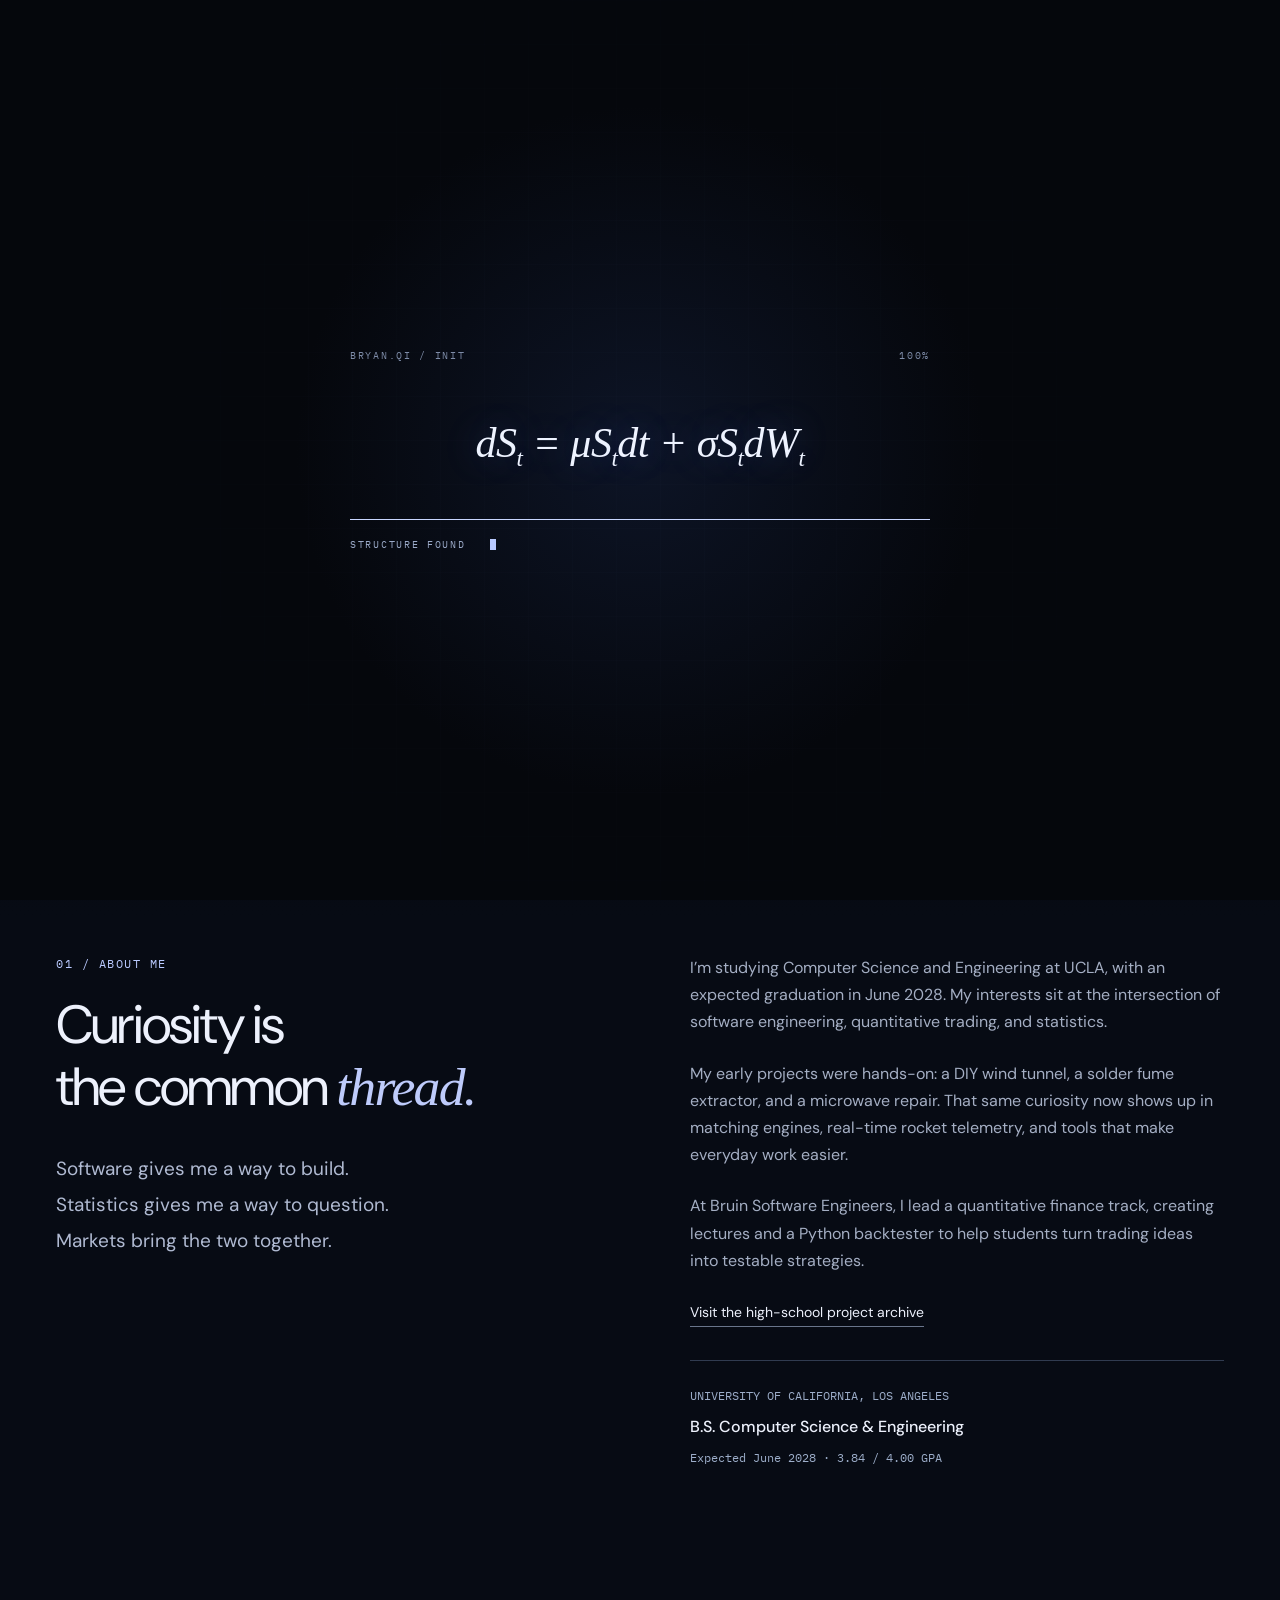
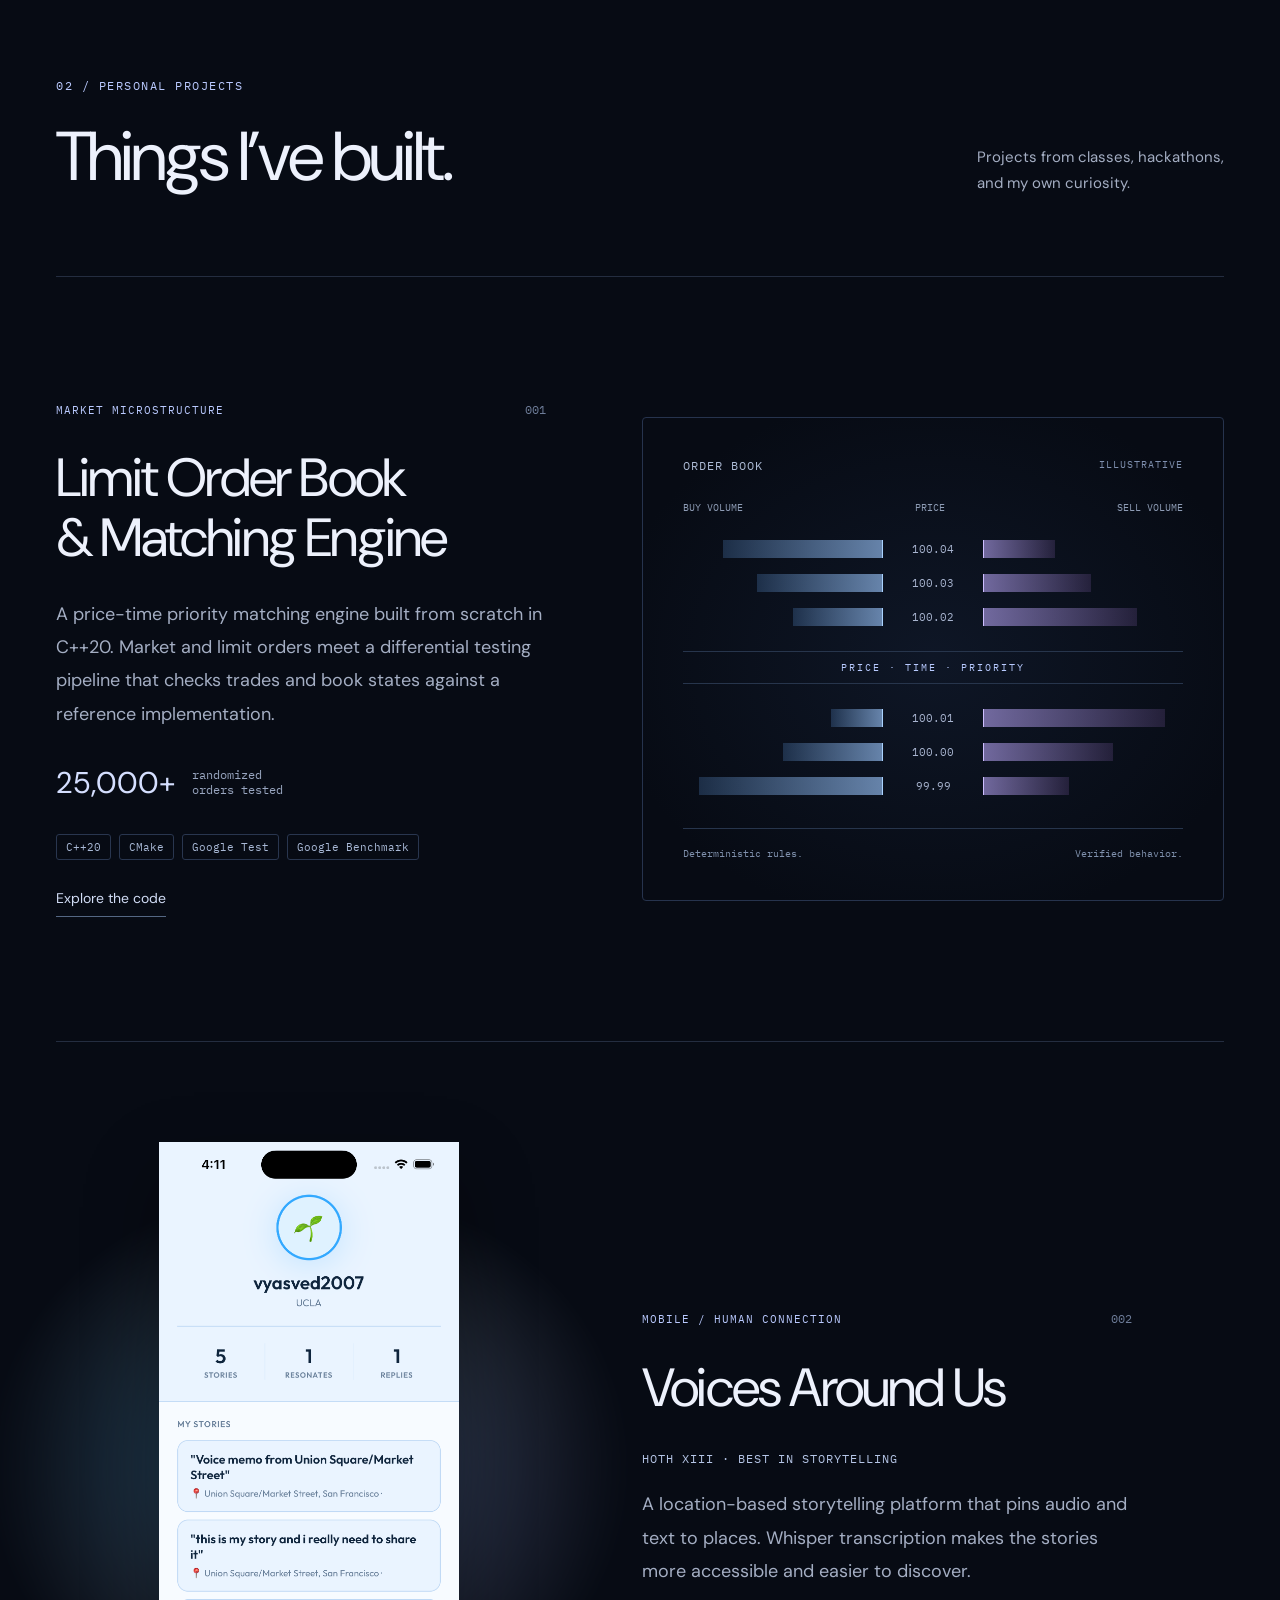
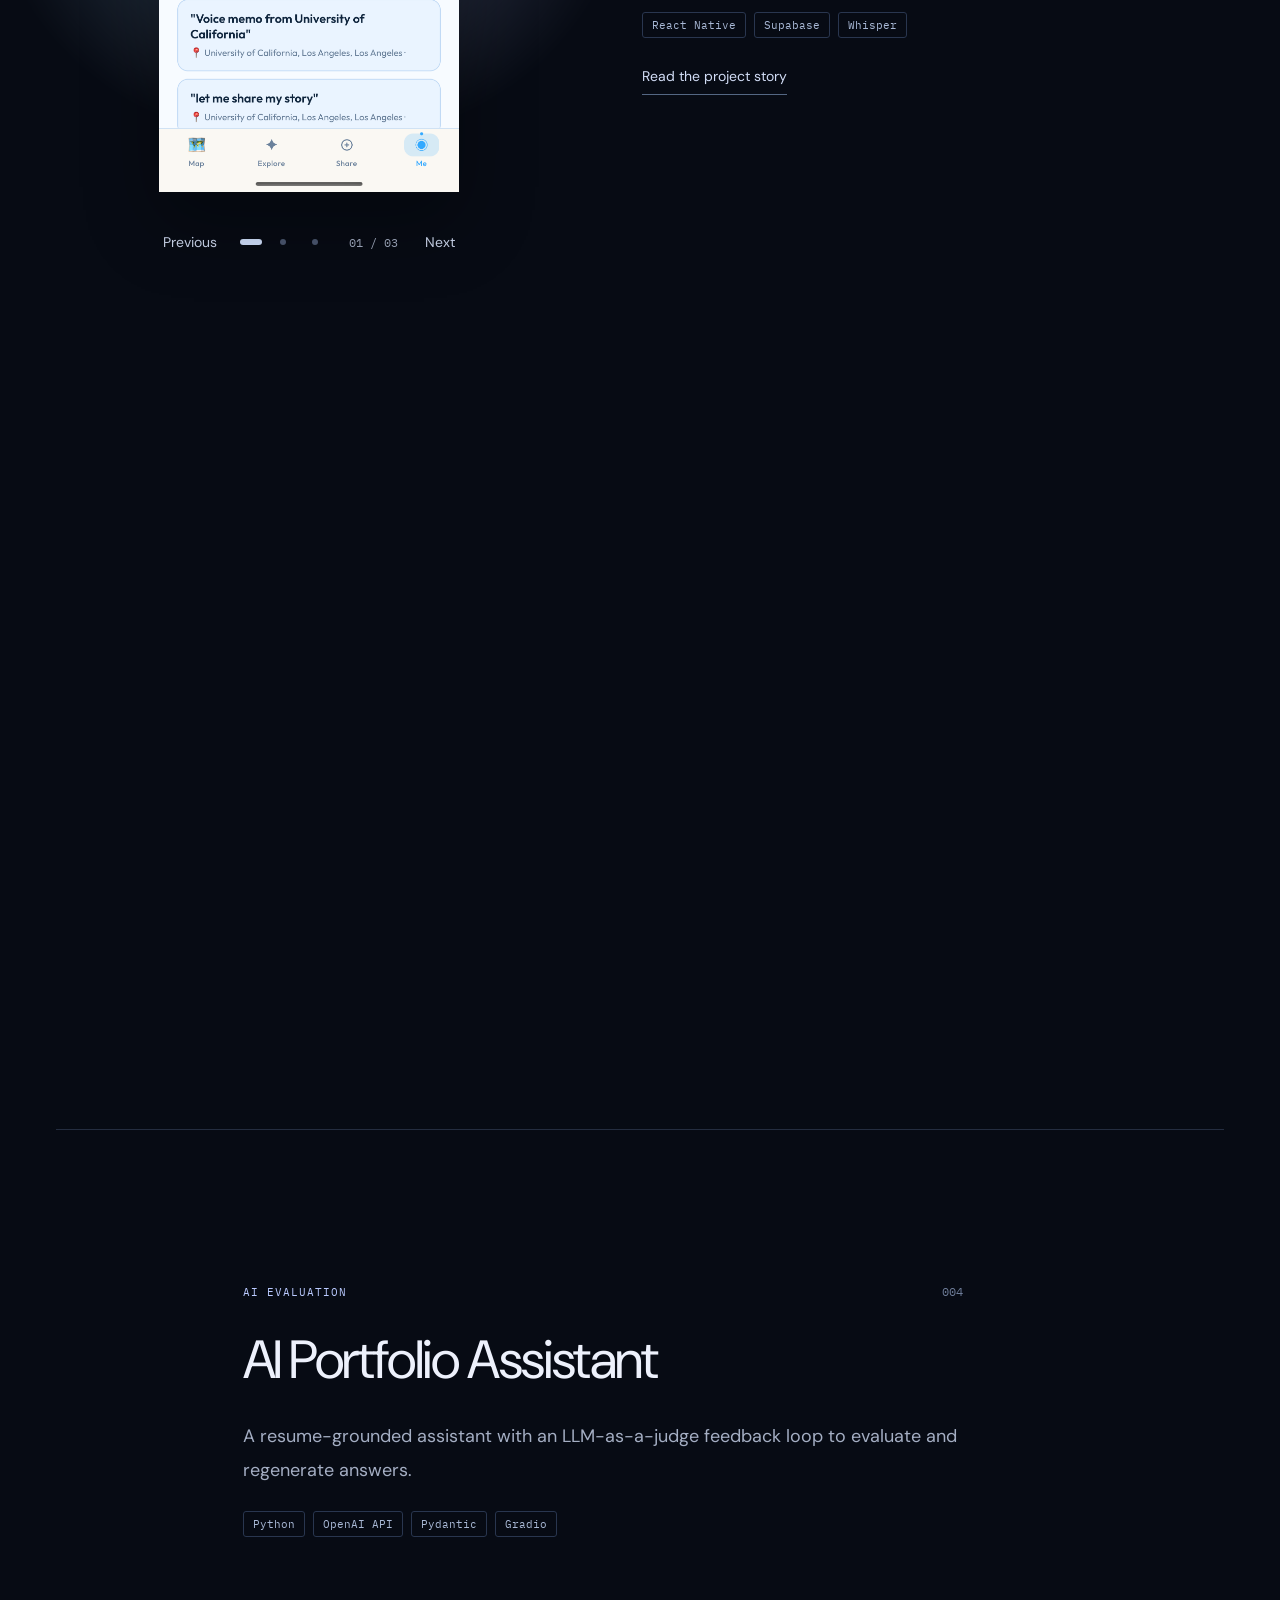
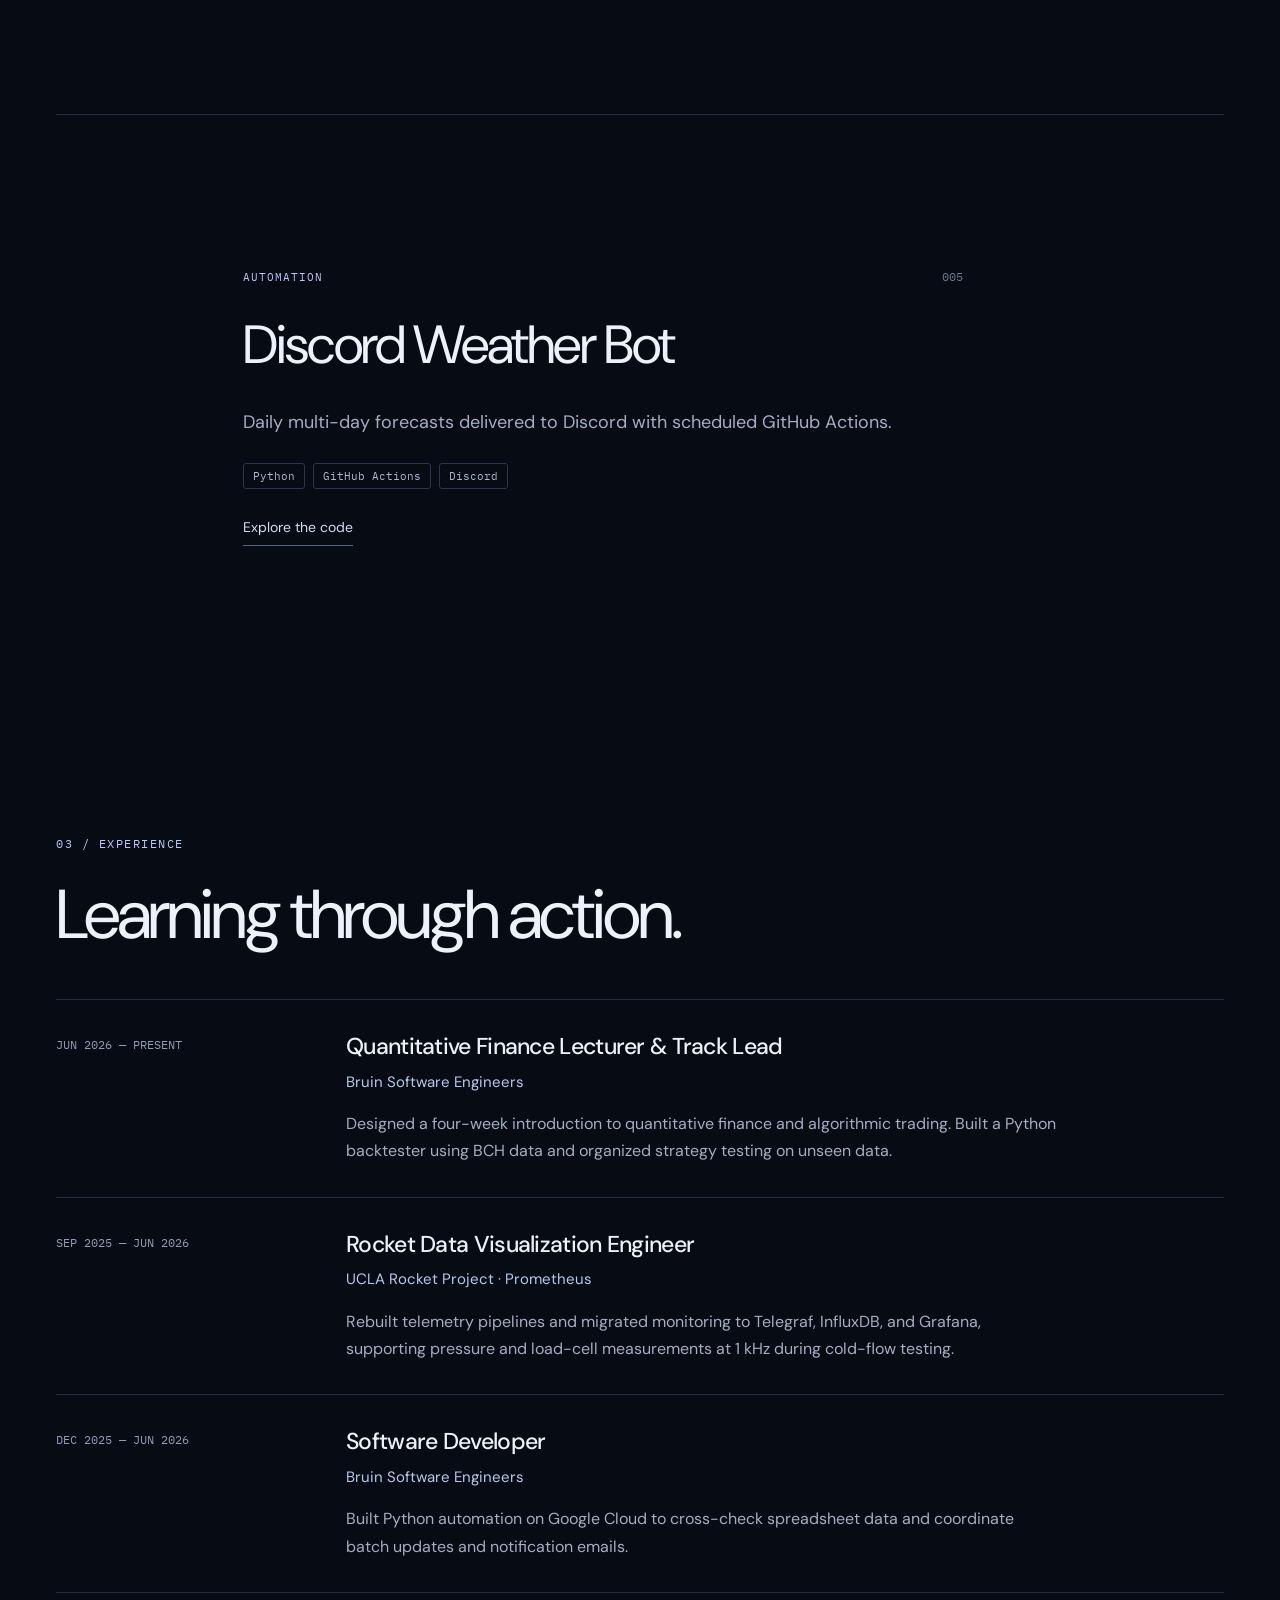
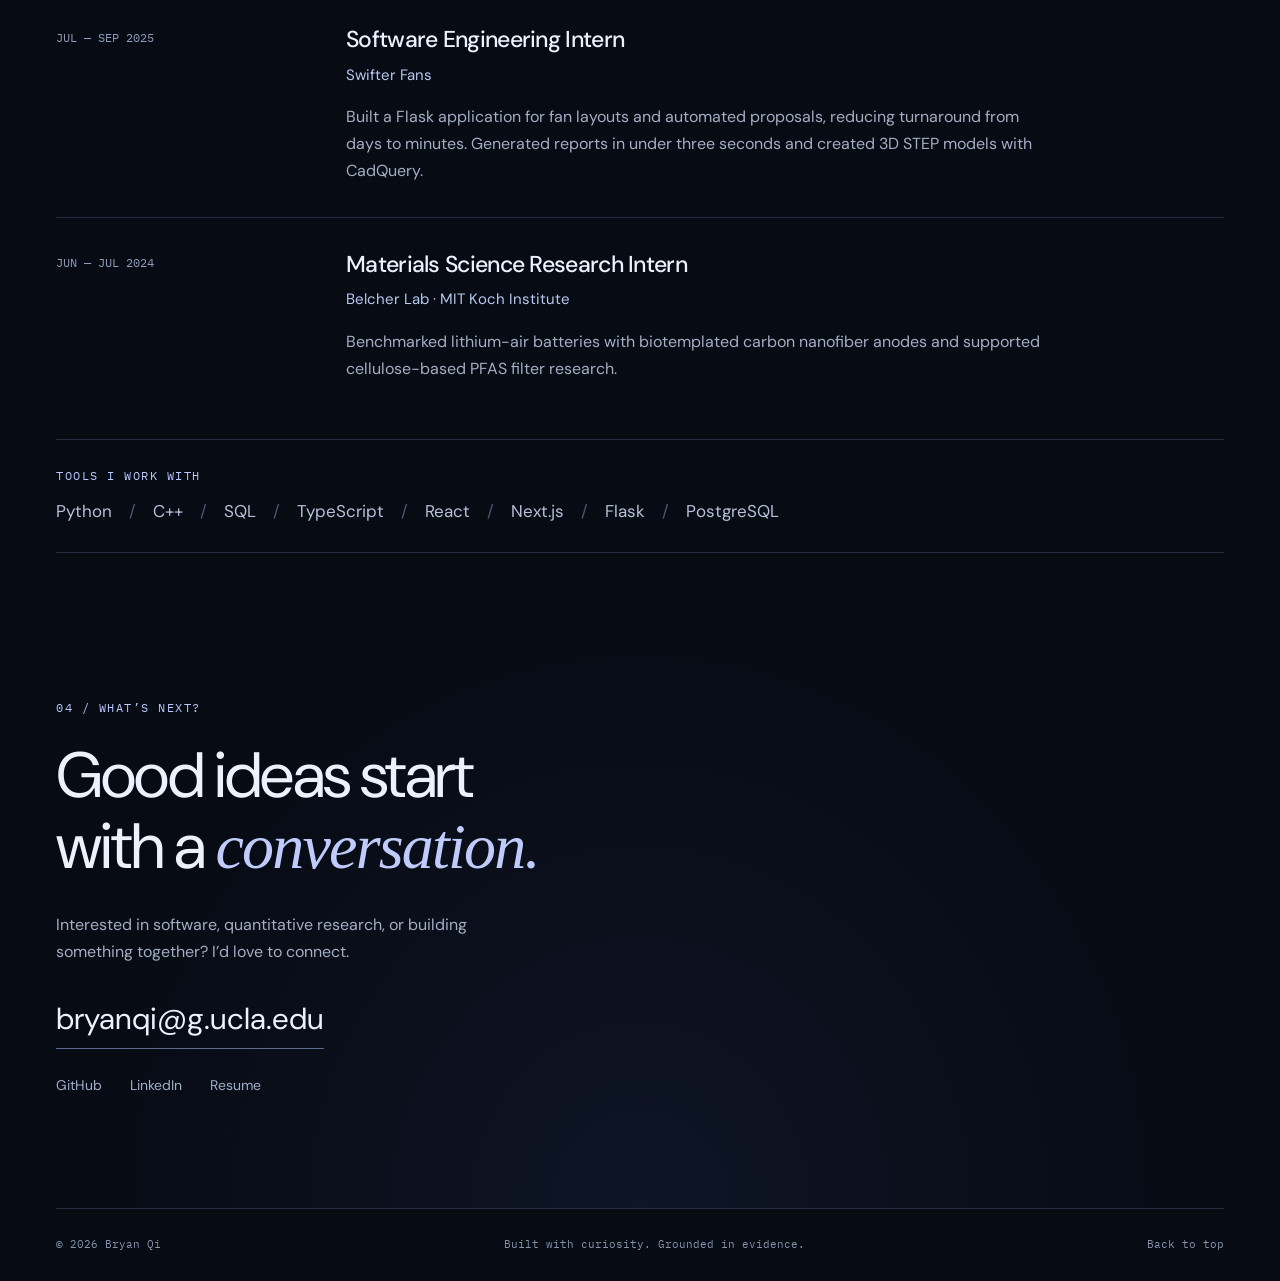
<file: index.html>
<!doctype html>
<html lang="en"><head><meta charset="utf-8"><meta name="viewport" content="width=device-width,initial-scale=1"><title>Bryan Qi — Software, Markets & Statistics</title><meta name="description" content="Bryan Qi is a UCLA Computer Science and Engineering student exploring software engineering, quantitative trading, and statistics. Explore his projects and experience."><meta name="theme-color" content="#070b14"><link rel="icon" type="image/svg+xml" href="data:image/svg+xml,%3Csvg xmlns='http://www.w3.org/2000/svg' viewBox='0 0 32 32'%3E%3Crect width='32' height='32' rx='8' fill='%23070b14'/%3E%3Cpath d='M7 23V9h8a4 4 0 010 8H7m8 0a3 3 0 010 6H7M23 9v14' fill='none' stroke='%23b8caff' stroke-width='2'/%3E%3C/svg%3E"><link rel="stylesheet" href="style.css"><script src="script.js" defer></script></head>
<body class="is-loading"><div class="loader" id="loader" role="status" aria-live="polite"><div class="loader-grid" aria-hidden="true"></div><div class="loader-console"><div class="loader-line"><span>BRYAN.QI / INIT</span><span id="loader-percent">000%</span></div><div class="loader-equation" aria-label="A stochastic price process">dS<sub>t</sub> = μS<sub>t</sub>dt + σS<sub>t</sub>dW<sub>t</sub></div><div class="loader-track"><i id="loader-progress"></i></div><div class="loader-status"><span id="loader-copy">BOOTSTRAPPING 10,000 PATHS</span><span class="loader-cursor" aria-hidden="true"></span></div></div></div><a class="skip" href="#main">Skip to content</a><header class="nav wrap"><a class="wordmark" href="#">bq<span> / Bryan Qi</span></a><nav aria-label="Main navigation"><a href="#about">About</a><a href="#work">Projects</a><a href="#experience">Experience</a><a href="#contact">Contact</a></nav><a class="resume" href="Bryan-Qi-Resume.pdf" target="_blank" rel="noopener">Resume <span>PDF</span></a></header>
<a class="portfolio-switch" href="recruiters.html">Quick overview</a><main id="main"><section class="hero wrap"><div class="hero-copy"><p class="hero-kicker">SOFTWARE × MARKETS × STATISTICS</p><h1>Finding structure<br><em>in the noise.</em></h1></div><figure class="field"><canvas id="field" aria-label="Interactive synthetic volatility surface with flowing paths. Move your pointer to tilt and deform the structure." role="img"></canvas><div class="field-top"><span>σ(S,t) / LATENT SURFACE</span><span>ℝ² → ℝ</span></div><figcaption><span>MOVE TO DEFORM</span><button id="motion" type="button" aria-pressed="false">Pause motion</button></figcaption></figure><a class="hero-scroll" href="#about" aria-label="Scroll to learn about Bryan"><span>SCROLL</span><i aria-hidden="true"></i></a></section>
<section class="section about" id="about"><div class="wrap about-grid"><div><p class="eyebrow">01 / ABOUT ME</p><h2>Curiosity is<br>the common <em>thread.</em></h2><p class="about-lead">Software gives me a way to build.<br>Statistics gives me a way to question.<br>Markets bring the two together.</p></div><div class="about-body"><p>I’m studying Computer Science and Engineering at UCLA, with an expected graduation in June 2028. My interests sit at the intersection of software engineering, quantitative trading, and statistics.</p><p>My early projects were hands-on: a DIY wind tunnel, a solder fume extractor, and a microwave repair. That same curiosity now shows up in matching engines, real-time rocket telemetry, and tools that make everyday work easier.</p><p>At Bruin Software Engineers, I lead a quantitative finance track, creating lectures and a Python backtester to help students turn trading ideas into testable strategies.</p><a class="text-link" href="https://bryansprojects.wordpress.com/project-dashboard/" target="_blank" rel="noopener">Visit the high-school project archive</a><div class="education"><span>UNIVERSITY OF CALIFORNIA, LOS ANGELES</span><strong>B.S. Computer Science &amp; Engineering</strong><span>Expected June 2028 · 3.84 / 4.00 GPA</span></div></div></div></section>
<section class="section wrap" id="work"><div class="section-heading"><div><p class="eyebrow">02 / PERSONAL PROJECTS</p><h2>Things I’ve built.</h2></div><p>Projects from classes, hackathons,<br>and my own curiosity.</p></div><article class="project featured"><div class="project-copy"><div class="project-top"><span class="eyebrow">MARKET MICROSTRUCTURE</span><span class="index">001</span></div><h3>Limit Order Book<br>&amp; Matching Engine</h3><p>A price-time priority matching engine built from scratch in C++20. Market and limit orders meet a differential testing pipeline that checks trades and book states against a reference implementation.</p><div class="metric"><strong>25,000+</strong><span>randomized orders tested</span></div><div class="tags"><span>C++20</span><span>CMake</span><span>Google Test</span><span>Google Benchmark</span></div><a class="project-link" href="https://github.com/Bobydong/MatchingEngine" target="_blank" rel="noopener">Explore the code</a></div><div class="book" aria-label="Illustrative order book diagram, not live market data"><div class="book-title"><span>ORDER BOOK</span><span>ILLUSTRATIVE</span></div><div class="book-head"><span>BUY VOLUME</span><span>PRICE</span><span>SELL VOLUME</span></div><div class="book-row"><i style="--w:80%"></i><span>100.04</span><b style="--w:36%"></b></div><div class="book-row"><i style="--w:63%"></i><span>100.03</span><b style="--w:54%"></b></div><div class="book-row"><i style="--w:45%"></i><span>100.02</span><b style="--w:77%"></b></div><div class="book-mid">PRICE · TIME · PRIORITY</div><div class="book-row"><i style="--w:26%"></i><span>100.01</span><b style="--w:91%"></b></div><div class="book-row"><i style="--w:50%"></i><span>100.00</span><b style="--w:65%"></b></div><div class="book-row"><i style="--w:92%"></i><span>99.99</span><b style="--w:43%"></b></div><div class="book-foot"><span>Deterministic rules.</span><span>Verified behavior.</span></div></div></article>
<article class="project project-chapter with-image image-first"><div class="project-copy"><div class="project-top"><span class="eyebrow">MOBILE / HUMAN CONNECTION</span><span class="index">002</span></div><h3>Voices Around Us</h3><p class="award">HOTH XIII · BEST IN STORYTELLING</p><p>A location-based storytelling platform that pins audio and text to places. Whisper transcription makes the stories more accessible and easier to discover.</p><div class="tags"><span>React Native</span><span>Supabase</span><span>Whisper</span></div><a class="project-link" href="https://devpost.com/software/voices-around-us" target="_blank" rel="noopener">Read the project story</a></div><figure class="project-shot phone-shot gallery" role="region" aria-roledescription="carousel" aria-label="Voices Around Us screenshots" style="--shot:url('assets/voices-story.png')"><div class="gallery-glow" aria-hidden="true"></div><div class="gallery-stage" tabindex="0" aria-label="Voices Around Us screenshots. Use left and right keys to browse."><div class="gallery-slide" role="group" aria-roledescription="slide" aria-label="1 of 3"><img loading="lazy" src="assets/voices-story.png" alt="Voices Around Us profile and story list"></div><div class="gallery-slide" hidden role="group" aria-roledescription="slide" aria-label="2 of 3"><img loading="lazy" src="assets/voices-map.png" alt="Voices Around Us story and replies"></div><div class="gallery-slide" hidden role="group" aria-roledescription="slide" aria-label="3 of 3"><img loading="lazy" src="assets/voices-detail.png" alt="Voices Around Us place-based story detail"></div></div><figcaption class="gallery-controls"><button type="button" data-step="-1" aria-label="Previous Voices Around Us screenshot">Previous</button><div class="gallery-dots"><button type="button" data-slide="0" aria-label="Show Voices Around Us screenshot 1" aria-pressed="true"><span></span></button><button type="button" data-slide="1" aria-label="Show Voices Around Us screenshot 2" aria-pressed="false"><span></span></button><button type="button" data-slide="2" aria-label="Show Voices Around Us screenshot 3" aria-pressed="false"><span></span></button></div><span class="gallery-count" aria-live="polite">01 / 03</span><button type="button" data-step="1" aria-label="Next Voices Around Us screenshot">Next</button></figcaption></figure></article>
<article class="project project-chapter with-image "><div class="project-copy"><div class="project-top"><span class="eyebrow">APPLIED AI / PRODUCT ENGINEERING</span><span class="index">003</span></div><h3>SecondLook</h3><p class="award">BUILT IN 24 HOURS</p><p>An AI recruiter-triage platform with applicant ranking and per-candidate explanations. Informed by a recruiter interview and pitched to Google engineers.</p><div class="tags"><span>Next.js</span><span>Gemini</span><span>Supabase</span></div><a class="project-link" href="https://devpost.com/software/second-look-7rp3kl" target="_blank" rel="noopener">Read the project story</a></div><figure class="project-shot desktop-shot gallery" role="region" aria-roledescription="carousel" aria-label="SecondLook screenshots" style="--shot:url('assets/secondlook-dashboard.png')"><div class="gallery-glow" aria-hidden="true"></div><div class="gallery-stage" tabindex="0" aria-label="SecondLook screenshots. Use left and right keys to browse."><div class="gallery-slide" role="group" aria-roledescription="slide" aria-label="1 of 3"><img loading="lazy" src="assets/secondlook-dashboard.png" alt="SecondLook recruiting dashboard and open roles"></div><div class="gallery-slide" hidden role="group" aria-roledescription="slide" aria-label="2 of 3"><img loading="lazy" src="assets/secondlook-ranking.png" alt="SecondLook applicant rankings and match scores"></div><div class="gallery-slide" hidden role="group" aria-roledescription="slide" aria-label="3 of 3"><img loading="lazy" src="assets/secondlook-candidate.png" alt="SecondLook landing page"></div></div><figcaption class="gallery-controls"><button type="button" data-step="-1" aria-label="Previous SecondLook screenshot">Previous</button><div class="gallery-dots"><button type="button" data-slide="0" aria-label="Show SecondLook screenshot 1" aria-pressed="true"><span></span></button><button type="button" data-slide="1" aria-label="Show SecondLook screenshot 2" aria-pressed="false"><span></span></button><button type="button" data-slide="2" aria-label="Show SecondLook screenshot 3" aria-pressed="false"><span></span></button></div><span class="gallery-count" aria-live="polite">01 / 03</span><button type="button" data-step="1" aria-label="Next SecondLook screenshot">Next</button></figcaption></figure></article>
<article class="project project-chapter text-project "><div class="project-copy"><div class="project-top"><span class="eyebrow">AI EVALUATION</span><span class="index">004</span></div><h3>AI Portfolio Assistant</h3><p>A resume-grounded assistant with an LLM-as-a-judge feedback loop to evaluate and regenerate answers.</p><div class="tags"><span>Python</span><span>OpenAI API</span><span>Pydantic</span><span>Gradio</span></div></div></article>
<article class="project project-chapter text-project "><div class="project-copy"><div class="project-top"><span class="eyebrow">AUTOMATION</span><span class="index">005</span></div><h3>Discord Weather Bot</h3><p>Daily multi-day forecasts delivered to Discord with scheduled GitHub Actions.</p><div class="tags"><span>Python</span><span>GitHub Actions</span><span>Discord</span></div><a class="project-link" href="https://github.com/Bobydong/DiscordWeatherBot/tree/main" target="_blank" rel="noopener">Explore the code</a></div></article></section>
<section class="section wrap" id="experience"><div class="section-heading"><div><p class="eyebrow">03 / EXPERIENCE</p><h2>Learning through action.</h2></div></div><div class="timeline"><article><div class="when">JUN 2026 — PRESENT</div><div><h3>Quantitative Finance Lecturer &amp; Track Lead</h3><span class="org">Bruin Software Engineers</span><p>Designed a four-week introduction to quantitative finance and algorithmic trading. Built a Python backtester using BCH data and organized strategy testing on unseen data.</p></div></article><article><div class="when">SEP 2025 — JUN 2026</div><div><h3>Rocket Data Visualization Engineer</h3><span class="org">UCLA Rocket Project · Prometheus</span><p>Rebuilt telemetry pipelines and migrated monitoring to Telegraf, InfluxDB, and Grafana, supporting pressure and load-cell measurements at 1 kHz during cold-flow testing.</p></div></article><article><div class="when">DEC 2025 — JUN 2026</div><div><h3>Software Developer</h3><span class="org">Bruin Software Engineers</span><p>Built Python automation on Google Cloud to cross-check spreadsheet data and coordinate batch updates and notification emails.</p></div></article><article><div class="when">JUL — SEP 2025</div><div><h3>Software Engineering Intern</h3><span class="org">Swifter Fans</span><p>Built a Flask application for fan layouts and automated proposals, reducing turnaround from days to minutes. Generated reports in under three seconds and created 3D STEP models with CadQuery.</p></div></article><article><div class="when">JUN — JUL 2024</div><div><h3>Materials Science Research Intern</h3><span class="org">Belcher Lab · MIT Koch Institute</span><p>Benchmarked lithium-air batteries with biotemplated carbon nanofiber anodes and supported cellulose-based PFAS filter research.</p></div></article></div><div class="toolkit"><p class="eyebrow">TOOLS I WORK WITH</p><p>Python <span>/</span> C++ <span>/</span> SQL <span>/</span> TypeScript <span>/</span> React <span>/</span> Next.js <span>/</span> Flask <span>/</span> PostgreSQL</p></div></section>
<section class="contact wrap" id="contact"><p class="eyebrow">04 / WHAT’S NEXT?</p><h2>Good ideas start<br>with a <em>conversation.</em></h2><p>Interested in software, quantitative research, or building something together? I’d love to connect.</p><a class="email" href="mailto:bryanqi@g.ucla.edu">bryanqi@g.ucla.edu</a><div class="contact-links"><a href="https://github.com/Bobydong" target="_blank" rel="noopener">GitHub</a><a href="https://www.linkedin.com/in/bryan-qi2/" target="_blank" rel="noopener">LinkedIn</a><a href="Bryan-Qi-Resume.pdf" target="_blank" rel="noopener">Resume</a></div></section></main><footer class="wrap"><span>© 2026 Bryan Qi</span><span>Built with curiosity. Grounded in evidence.</span><a href="#">Back to top</a></footer></body></html>
</file>
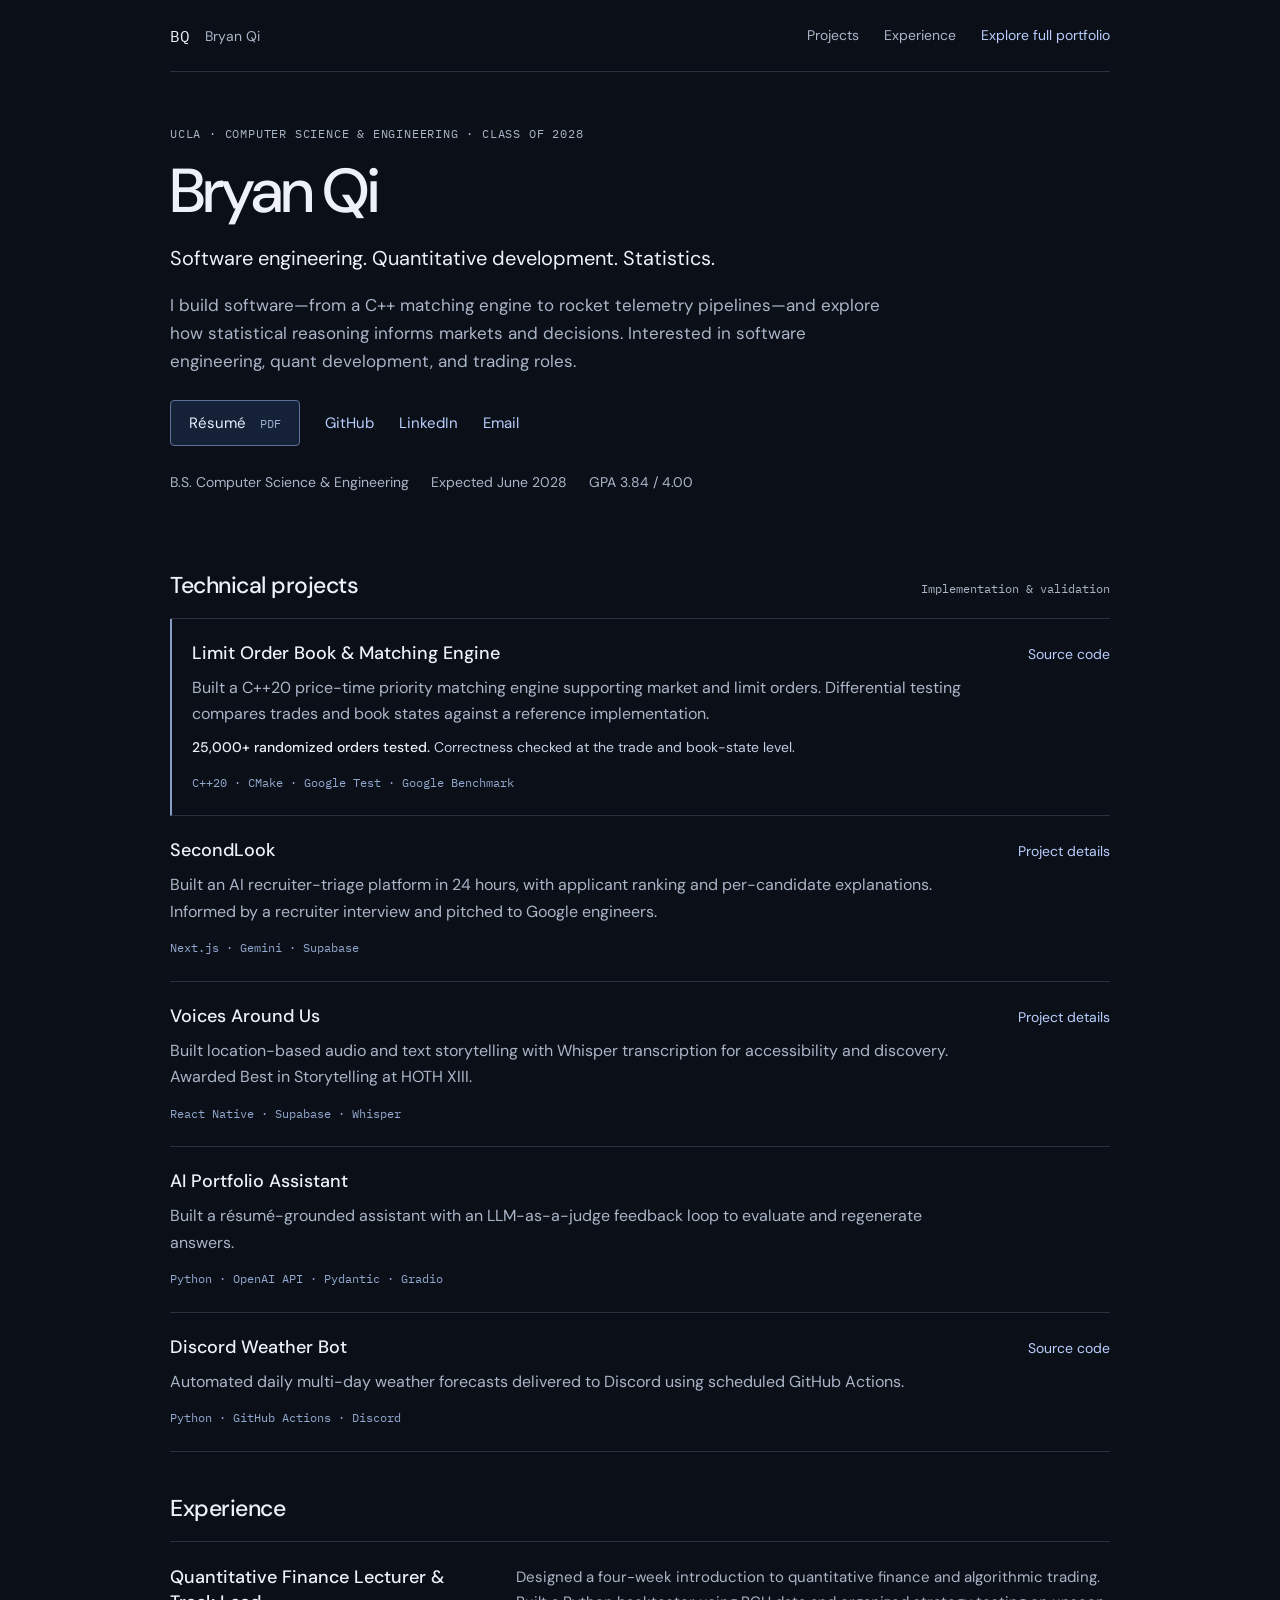
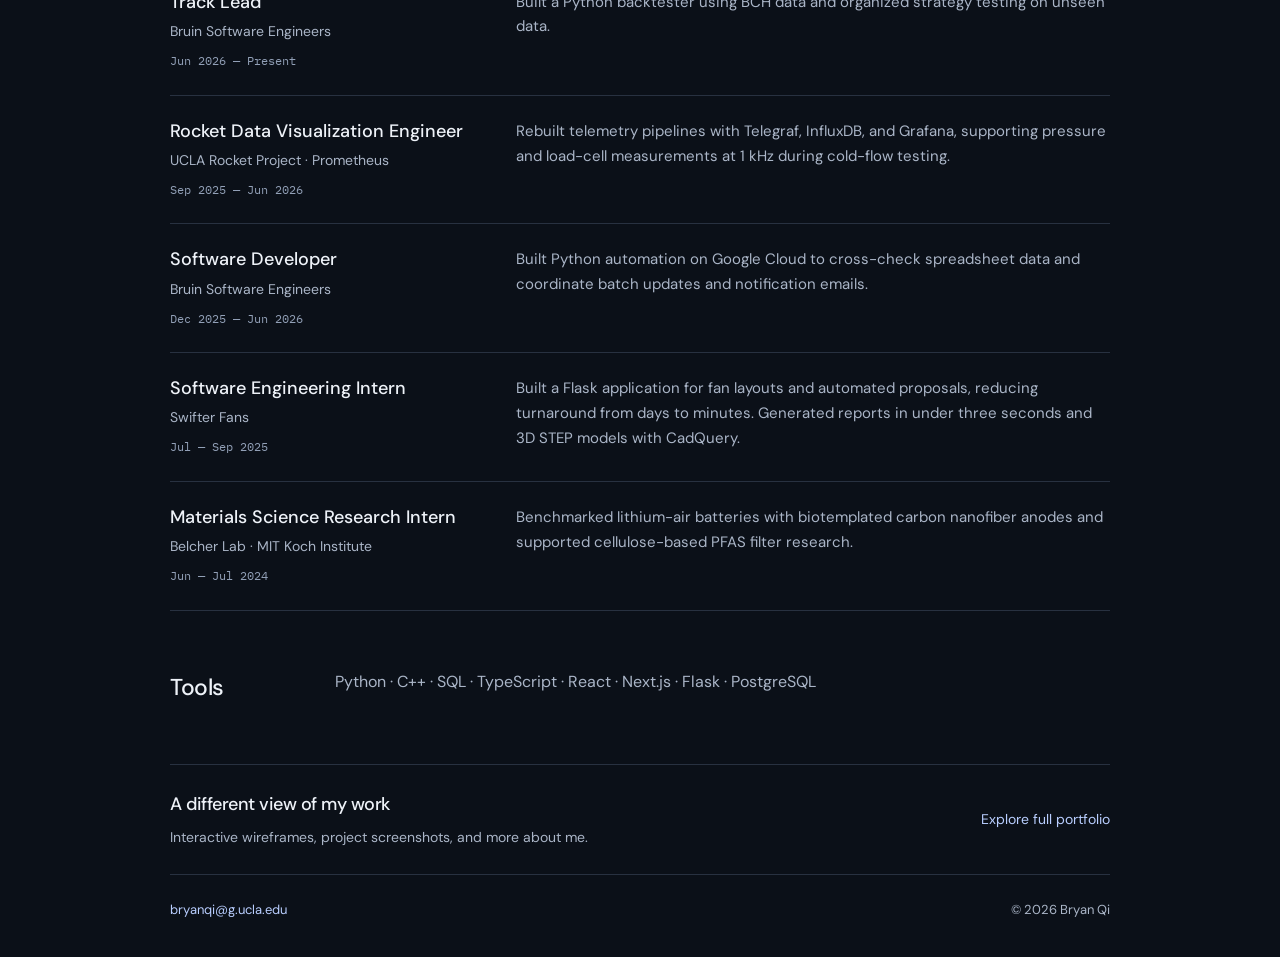
<file: recruiters.html>
<!doctype html>
<html lang="en">
<head>
  <meta charset="utf-8"><meta name="viewport" content="width=device-width,initial-scale=1">
  <title>Bryan Qi — Software Engineering & Quantitative Development</title>
  <meta name="description" content="Bryan Qi: UCLA Computer Science and Engineering, graduating June 2028. Technical projects, software engineering experience, résumé, and contact details.">
  <meta name="theme-color" content="#0b1018">
  <link rel="stylesheet" href="recruiters.css">
</head>
<body>
  <a class="skip-link" href="#main">Skip to content</a>
  <header class="topbar"><a class="identity" href="recruiters.html">BQ<span>Bryan Qi</span></a><nav aria-label="Page navigation"><a href="#projects">Projects</a><a href="#experience">Experience</a><a href="index.html">Explore full portfolio</a></nav></header>
  <main id="main">
    <section class="intro" aria-labelledby="name">
      <p class="label">UCLA · COMPUTER SCIENCE &amp; ENGINEERING · CLASS OF 2028</p>
      <h1 id="name">Bryan Qi</h1>
      <p class="focus">Software engineering. Quantitative development. Statistics.</p>
      <p class="summary">I build software—from a C++ matching engine to rocket telemetry pipelines—and explore how statistical reasoning informs markets and decisions. Interested in software engineering, quant development, and trading roles.</p>
      <div class="links"><a class="primary" href="Bryan-Qi-Resume.pdf" target="_blank" rel="noopener">Résumé <span>PDF</span></a><a href="https://github.com/Bobydong" target="_blank" rel="noopener">GitHub</a><a href="https://www.linkedin.com/in/bryan-qi2/" target="_blank" rel="noopener">LinkedIn</a><a href="mailto:bryanqi@g.ucla.edu">Email</a></div>
      <div class="education"><span>B.S. Computer Science &amp; Engineering</span><span>Expected June 2028</span><span>GPA 3.84 / 4.00</span></div>
    </section>
    <section id="projects" aria-labelledby="projects-title">
      <div class="section-head"><h2 id="projects-title">Technical projects</h2><span>Implementation &amp; validation</span></div>
      <article class="project featured"><div class="row"><h3>Limit Order Book &amp; Matching Engine</h3><a href="https://github.com/Bobydong/MatchingEngine" target="_blank" rel="noopener">Source code</a></div><p>Built a C++20 price-time priority matching engine supporting market and limit orders. Differential testing compares trades and book states against a reference implementation.</p><p class="evidence"><strong>25,000+ randomized orders tested.</strong> Correctness checked at the trade and book-state level.</p><p class="stack">C++20 · CMake · Google Test · Google Benchmark</p></article>
      <article class="project"><div class="row"><h3>SecondLook</h3><a href="https://devpost.com/software/second-look-7rp3kl" target="_blank" rel="noopener">Project details</a></div><p>Built an AI recruiter-triage platform in 24 hours, with applicant ranking and per-candidate explanations. Informed by a recruiter interview and pitched to Google engineers.</p><p class="stack">Next.js · Gemini · Supabase</p></article>
      <article class="project"><div class="row"><h3>Voices Around Us</h3><a href="https://devpost.com/software/voices-around-us" target="_blank" rel="noopener">Project details</a></div><p>Built location-based audio and text storytelling with Whisper transcription for accessibility and discovery. Awarded Best in Storytelling at HOTH XIII.</p><p class="stack">React Native · Supabase · Whisper</p></article>
      <article class="project"><div class="row"><h3>AI Portfolio Assistant</h3></div><p>Built a résumé-grounded assistant with an LLM-as-a-judge feedback loop to evaluate and regenerate answers.</p><p class="stack">Python · OpenAI API · Pydantic · Gradio</p></article>
      <article class="project"><div class="row"><h3>Discord Weather Bot</h3><a href="https://github.com/Bobydong/DiscordWeatherBot/tree/main" target="_blank" rel="noopener">Source code</a></div><p>Automated daily multi-day weather forecasts delivered to Discord using scheduled GitHub Actions.</p><p class="stack">Python · GitHub Actions · Discord</p></article>
    </section>
    <section id="experience" aria-labelledby="experience-title">
      <div class="section-head"><h2 id="experience-title">Experience</h2></div>
      <article class="experience"><div class="role"><h3>Quantitative Finance Lecturer &amp; Track Lead</h3><span>Bruin Software Engineers</span><time>Jun 2026 — Present</time></div><p>Designed a four-week introduction to quantitative finance and algorithmic trading. Built a Python backtester using BCH data and organized strategy testing on unseen data.</p></article>
      <article class="experience"><div class="role"><h3>Rocket Data Visualization Engineer</h3><span>UCLA Rocket Project · Prometheus</span><time>Sep 2025 — Jun 2026</time></div><p>Rebuilt telemetry pipelines with Telegraf, InfluxDB, and Grafana, supporting pressure and load-cell measurements at 1 kHz during cold-flow testing.</p></article>
      <article class="experience"><div class="role"><h3>Software Developer</h3><span>Bruin Software Engineers</span><time>Dec 2025 — Jun 2026</time></div><p>Built Python automation on Google Cloud to cross-check spreadsheet data and coordinate batch updates and notification emails.</p></article>
      <article class="experience"><div class="role"><h3>Software Engineering Intern</h3><span>Swifter Fans</span><time>Jul — Sep 2025</time></div><p>Built a Flask application for fan layouts and automated proposals, reducing turnaround from days to minutes. Generated reports in under three seconds and 3D STEP models with CadQuery.</p></article>
      <article class="experience"><div class="role"><h3>Materials Science Research Intern</h3><span>Belcher Lab · MIT Koch Institute</span><time>Jun — Jul 2024</time></div><p>Benchmarked lithium-air batteries with biotemplated carbon nanofiber anodes and supported cellulose-based PFAS filter research.</p></article>
    </section>
    <section class="skills" aria-labelledby="skills-title"><h2 id="skills-title">Tools</h2><p>Python · C++ · SQL · TypeScript · React · Next.js · Flask · PostgreSQL</p></section>
    <aside class="full-site"><div><h2>A different view of my work</h2><p>Interactive wireframes, project screenshots, and more about me.</p></div><a href="index.html">Explore full portfolio</a></aside>
  </main>
  <footer><a href="mailto:bryanqi@g.ucla.edu">bryanqi@g.ucla.edu</a><span>© 2026 Bryan Qi</span></footer>
</body>
</html>
</file>
<file: style.css>
@import url('https://fonts.googleapis.com/css2?family=DM+Sans:wght@400;450;500;600;700&family=IBM+Plex+Mono:wght@400;500&display=swap');
:root{color-scheme:dark;--bg:#070b14;--panel:#0d1320;--line:#242d40;--text:#edf1fc;--muted:#a4aec3;--accent:#bacaff;--mono:'IBM Plex Mono',monospace}*{box-sizing:border-box}html{scroll-behavior:smooth;scroll-padding-top:35px}body{margin:0;background:var(--bg);color:var(--text);font:16px/1.7 'DM Sans',sans-serif}a{color:inherit;text-decoration:none}a:hover{color:#c4d9ff}button,a{touch-action:manipulation}a:focus-visible,button:focus-visible{outline:2px solid #bbceff;outline-offset:6px}.wrap{width:min(1240px,calc(100% - 112px));margin:auto}.nav{display:flex;align-items:center;justify-content:space-between;height:106px;border-bottom:1px solid var(--line);gap:24px}.wordmark{font:italic 32px Georgia,serif}.wordmark span{font:14px 'DM Sans',sans-serif;margin-left:15px;color:var(--muted)}nav{display:flex;gap:30px;font-size:14px}.resume{border:1px solid #394156;padding:9px 17px;font-size:14px;border-radius:3px}.resume span{font:11px var(--mono);color:var(--muted);margin-left:9px}.hero{position:relative;display:grid;grid-template-columns:1.15fr 1fr;align-items:center;padding-top:100px}.hero-copy{position:relative;z-index:1}.eyebrow{font:12px/1.6 var(--mono);letter-spacing:1.5px;color:var(--accent);margin:0 0 22px}h1{font-weight:400;font-size:clamp(48px,5.3vw,76px);line-height:1.09;letter-spacing:-3.5px;margin:0 0 27px}em{font-family:Georgia,serif;font-weight:400;color:#becbfb}h2{font-size:clamp(34px,3.3vw,48px);font-weight:400;line-height:1.15;letter-spacing:-1.8px;margin:0}h3{font-size:27px;line-height:1.25;font-weight:500;letter-spacing:-.7px;margin:16px 0}.intro{max-width:490px;color:var(--muted);font-size:18px;line-height:1.8}.actions{display:flex;gap:27px;align-items:center;margin-top:33px}.button{background:#d2dcff;color:#11182c;padding:12px 23px;border-radius:3px;font-size:14px;font-weight:600}.button:hover{background:#eff3ff;color:#11182c}.text-link{font-size:14px;border-bottom:1px solid #69758b;padding-bottom:5px}.hero-note{margin:48px 0 0;font:12px var(--mono);color:#939fb9;letter-spacing:1px}.hero-note span{margin:0 15px;color:#56627c}.field{height:460px;margin:0 -25px 0 -35px;position:relative;min-width:0;background:radial-gradient(ellipse at 50% 48%,#1b28523d,transparent 70%)}canvas{display:block;width:100%;height:100%}.field-top{position:absolute;top:12px;left:40px;right:25px;display:flex;justify-content:space-between;font:10px var(--mono);letter-spacing:1px;color:#91a0bf}.field figcaption{position:absolute;bottom:5px;left:40px;right:25px;display:flex;justify-content:space-between;gap:12px;font:12px var(--mono);color:#9ca8c3}button{background:none;border:0;color:#bacaff;font:12px var(--mono);cursor:pointer;padding:0}.hero-bottom{grid-column:1/-1;display:flex;gap:26px;border-top:1px solid var(--line);padding:25px 0;margin-top:83px;font:12px var(--mono);letter-spacing:1.5px;color:#bac4d8}.hero-bottom i{color:#58617a;font-style:normal}.scroll-note{margin-left:auto;color:#78849d}.section{padding-top:115px;padding-bottom:20px}.section-heading{display:flex;align-items:flex-end;justify-content:space-between;gap:25px;margin-bottom:44px}.section-heading>p{color:var(--muted);font-size:15px;margin:0}.project{border:1px solid var(--line);background:linear-gradient(135deg,#101725,#0a101a);padding:34px;position:relative;border-radius:5px}.featured{display:grid;grid-template-columns:1.05fr 1fr;gap:50px;padding:42px}.project-top{display:flex;justify-content:space-between;gap:20px}.project-top .eyebrow{font-size:11px;letter-spacing:1px;margin:0}.index{color:#6e7d99;font:12px var(--mono)}.featured h3{font-size:34px;margin-top:24px}.project p{color:var(--muted);margin:18px 0;line-height:1.75}.metric{display:flex;gap:16px;align-items:center;margin:26px 0}.metric strong{font-size:30px;font-weight:400;color:#d5dfff}.metric span{font:12px var(--mono);max-width:115px;color:#99a6c0}.tags{display:flex;gap:8px;flex-wrap:wrap;margin:24px 0}.tags span{font:11px var(--mono);color:#a9b9d6;border:1px solid #29364f;border-radius:3px;padding:5px 9px}.project-link{font-size:14px;border-bottom:1px solid #546783;padding-bottom:5px;display:inline-block;color:#d2ddf6}.book{align-self:center;position:relative;padding:24px;background:radial-gradient(ellipse,#19274166,transparent 80%);border:1px solid #26334d;border-radius:4px;font:12px var(--mono)}.book-title,.book-head,.book-foot{display:flex;justify-content:space-between;gap:10px}.book-title{color:#adbbd5;letter-spacing:1px}.book-title span:last-child{font-size:10px;color:#7f90af}.book-head{font-size:10px;color:#8e9cb5;padding:28px 0 18px}.book-row{display:grid;grid-template-columns:1fr 76px 1fr;align-items:center;text-align:center;gap:12px;height:34px}.book-row i,.book-row b{height:18px;width:var(--w);display:block;background:linear-gradient(90deg,#4a79b34d,#91b9ecad);border-right:1px solid #aad3ff;margin-left:auto}.book-row b{margin-left:0;background:linear-gradient(90deg,#a797e1a6,#73549940);border-right:0;border-left:1px solid #cebeff}.book-row span{font-size:11px;color:#a8b4cf}.book-mid{text-align:center;margin:17px 0;padding:9px;border-block:1px solid #27354c;color:#b8caff;font-size:10px;letter-spacing:2px}.book-foot{border-top:1px solid #27354c;margin-top:25px;padding-top:18px;font-size:10px;color:#7f90ac}.project-grid{display:grid;grid-template-columns:1fr 1fr;gap:24px;margin-top:24px}.mini-visual{height:100px;margin:24px 0;display:flex;align-items:center;justify-content:center;gap:4px;overflow:hidden}.waveform i{display:block;width:3px;height:var(--h);background:linear-gradient(#adc9eb,#435d8c);opacity:.75}.ranking{flex-direction:column;gap:9px;align-items:flex-start;padding:10px 15%}.ranking span{height:7px;width:90%;background:linear-gradient(90deg,#adb1e5,#3b42684d);border-radius:1px}.ranking span:nth-child(2){width:75%}.ranking span:nth-child(3){width:60%}.ranking span:nth-child(4){width:48%}.ranking span:nth-child(5){width:32%}.project .award{font:10px var(--mono);letter-spacing:1px;color:#b5c5e6}.more-work{display:grid;grid-template-columns:1fr 1fr;gap:70px;padding:42px 0;border-bottom:1px solid var(--line)}.more-work h3{font-size:22px}.more-work p{color:var(--muted)}.small{font:12px var(--mono);color:#8799b8}.about{margin-top:100px;background:linear-gradient(120deg,#101625,#0a101b);border-block:1px solid var(--line);padding:90px 0}.about-grid{display:grid;grid-template-columns:1fr 1fr;gap:100px}.about-lead{font-size:19px;color:#b0bad2;line-height:1.9;margin-top:32px}.about-body p{color:var(--muted);margin:0 0 24px}.education{border-top:1px solid #303b50;padding-top:25px;margin-top:35px;display:grid;gap:8px}.education span{font:12px/1.6 var(--mono);color:#9daeca}.education strong{font-size:16px;font-weight:500}.timeline article{display:grid;grid-template-columns:255px 1fr;gap:35px;padding:32px 0;border-top:1px solid var(--line)}.when{font:12px var(--mono);color:#8f9db8;padding-top:5px}.timeline h3{font-size:23px;margin:0 0 7px}.org{color:#b8c9ef;font-size:15px}.timeline p{color:var(--muted);max-width:710px;margin:15px 0 0}.toolkit{border-block:1px solid var(--line);margin-top:25px;padding:26px 0}.toolkit .eyebrow{margin-bottom:12px}.toolkit p:last-child{font-size:17px;margin:0;color:#b6c1d8}.toolkit span{color:#495872;padding:0 12px}.contact{padding-top:125px;padding-bottom:110px;background:radial-gradient(ellipse at 50% 100%,#20315344,transparent 65%)}.contact h2{font-size:clamp(40px,5vw,64px);line-height:1.12}.contact>p:not(.eyebrow){max-width:490px;color:var(--muted);margin:28px 0}.email{display:inline-block;font-size:clamp(20px,2.4vw,30px);border-bottom:1px solid #5b6d90;padding-bottom:4px}.contact-links{display:flex;gap:28px;margin-top:25px;font-size:14px;color:#9faeca}footer{display:flex;justify-content:space-between;gap:20px;padding:27px 0;border-top:1px solid var(--line);font:11px/1.6 var(--mono);color:#8592aa}.skip{position:absolute;left:20px;top:-80px;background:#d1ddff;color:#070b14;padding:12px;z-index:10}.skip:focus{top:10px}@media(min-width:1600px){.hero{padding-top:120px}}@media(max-width:1000px){.wrap{width:calc(100% - 64px)}.hero{padding-top:70px}h1{font-size:55px}.hero .eyebrow{font-size:10px}.field{height:420px}.field-top{font-size:9px}.field figcaption{font-size:10px}.field figcaption span{max-width:140px}.featured{gap:25px;padding:30px}.about-grid{gap:55px}.timeline article{grid-template-columns:205px 1fr}}@media(max-width:720px){.wrap{width:calc(100% - 40px)}.nav{height:auto;min-height:95px;flex-wrap:wrap;padding:20px 0;gap:18px}.wordmark span{font-size:13px}nav{order:3;width:100%;justify-content:space-between;gap:12px}.resume{padding:5px 10px}.hero{display:block;padding-top:58px}h1{font-size:clamp(45px,10vw,62px);letter-spacing:-2px}.intro{font-size:17px}.hero .eyebrow{max-width:300px;font-size:10px}.hero-note{margin-top:30px}.field{height:335px;margin:30px -10px 0}.field-top{left:20px;right:20px}.field figcaption{left:20px;right:20px;font-size:10px}.field figcaption span{max-width:none}.hero-bottom{gap:12px;margin-top:30px;font-size:10px;letter-spacing:.5px;justify-content:space-between}.scroll-note{display:none}.section{padding-top:75px}.section-heading{align-items:flex-start;flex-direction:column;gap:22px}.section-heading>p br{display:none}.featured,.project-grid,.more-work,.about-grid{grid-template-columns:1fr}.featured{padding:25px}.featured h3{font-size:30px}.book{padding:18px}.project-grid{gap:20px}.project{padding:25px}.more-work{gap:35px}.about{margin-top:60px;padding:65px 0}.about-grid{gap:24px}.timeline article{grid-template-columns:1fr;gap:16px}.timeline h3{font-size:21px}.toolkit p:last-child{font-size:16px;line-height:2}.toolkit span{padding:0 6px}.contact{padding:85px 0}footer{flex-wrap:wrap;font-size:10px}footer span:nth-child(2){display:none}}@media(prefers-reduced-motion:reduce){html{scroll-behavior:auto}}

/* Immersive opening and scroll choreography. */
.nav{position:absolute;top:0;left:50%;transform:translateX(-50%);z-index:5;border-color:#ffffff13}
.hero.wrap{width:100%;min-height:820px;height:100svh;display:block;padding:0;isolation:isolate;--exit:0}
.hero-copy{position:absolute;top:21%;left:max(56px,calc((100vw - 1240px)/2));z-index:2;pointer-events:none;opacity:calc(1 - var(--exit)*1.6);transform:translateY(calc(var(--exit)*-65px));max-width:660px}
.hero-copy a{pointer-events:auto}.hero h1{font-size:clamp(58px,6vw,88px);text-shadow:0 2px 40px #070b14}
.hero .intro{max-width:460px;font-size:17px}.hero .actions{margin-top:25px}.hero-note{margin-top:30px}
.hero .field{position:absolute;inset:0;margin:0;width:100%;height:100%;z-index:0;background:radial-gradient(ellipse at 64% 55%,#18203d55,transparent 65%);opacity:calc(1 - var(--exit)*1.15);transform:translateY(calc(var(--exit)*90px));}
.hero .field canvas{width:100%;height:100%;mask-image:linear-gradient(90deg,#0003,#000 48%); }
.hero .field-top{top:135px;left:auto;right:56px;gap:36px;font-size:10px}
.hero .field figcaption{bottom:110px;left:auto;right:56px;gap:28px;align-items:center;font-size:11px}
.hero .field figcaption button{border:1px solid #45516d;padding:9px 12px;border-radius:3px;font-size:11px;background:#0b1120a6}
.hero .hero-bottom{position:absolute;bottom:24px;left:max(56px,calc((100vw - 1240px)/2));right:max(56px,calc((100vw - 1240px)/2));margin:0;z-index:3;opacity:calc(1 - var(--exit)*2)}
.scroll-note{display:flex;align-items:center;gap:18px}.scroll-line{display:block;width:1px;height:28px;background:linear-gradient(#b9cdfa,transparent)}
#work{position:relative;padding-top:75px}
.scroll-reveal{opacity:0;transform:translateY(35px);transition:opacity 1s ease,transform 1s cubic-bezier(.2,.65,.3,1)}
.scroll-reveal.revealed{opacity:1;transform:none}
@media(min-width:1500px){.hero .field canvas{transform:translateX(8%);width:92%}}
@media(max-width:1000px){.hero-copy{left:32px;top:23%;max-width:570px}.hero .hero-bottom{left:32px;right:32px}.hero .field-top{right:32px}.hero .field figcaption{right:32px}}
@media(max-width:720px){.hero.wrap{min-height:840px;height:100svh}.nav{min-height:105px}.hero-copy{top:175px;left:20px;right:20px}.hero h1{font-size:clamp(47px,10.5vw,65px)}.hero .intro{font-size:16px;max-width:380px}.hero-note{font-size:10px;margin-top:24px}.hero .field{top:335px;height:480px;bottom:auto}.hero .field canvas{mask-image:linear-gradient(180deg,transparent,#000 22%)}.hero .field-top{top:220px;left:20px;right:20px;font-size:9px}.hero .field-top span:last-child{display:none}.hero .field figcaption{bottom:20px;left:20px;right:20px;gap:10px;font-size:9px}.hero .field figcaption span{max-width:190px}.hero .hero-bottom{left:20px;right:20px;bottom:5px;gap:9px;flex-wrap:wrap}.hero .hero-bottom>span,.hero .hero-bottom>i{display:none}.hero .scroll-note{display:flex;margin-left:auto;font-size:10px}.scroll-line{height:20px}}
@media(prefers-reduced-motion:reduce){.scroll-reveal{opacity:1;transform:none;transition:none}.hero-copy,.hero .field,.hero .hero-bottom{opacity:1;transform:none}}

.project-shot{position:relative;margin:25px 0 24px;border:1px solid #2a3854;background:linear-gradient(135deg,#111a2b,#060a12);border-radius:5px;overflow:hidden;box-shadow:0 22px 55px #02050c80}
.project-shot::after{content:"";position:absolute;inset:0;background:linear-gradient(180deg,transparent 45%,#050914c9);pointer-events:none}
.project-shot img{display:block;width:100%;height:100%;object-fit:cover;filter:saturate(.95) contrast(1.04)}
.project-shot figcaption{position:absolute;left:16px;bottom:13px;z-index:1;margin:0;font:10px var(--mono);letter-spacing:1px;color:#cfdaef;text-transform:uppercase}
.phone-shot,.desktop-shot{height:255px}
.phone-shot img{object-position:50% 18%}
.desktop-shot img{object-position:18% 12%}
@media(max-width:720px){.phone-shot,.desktop-shot{height:225px}.project-shot figcaption{font-size:9px;left:13px;bottom:11px}}

/* Quantitative opening sequence */
body{overflow-x:hidden}
.portfolio-switch{position:fixed;right:28px;top:108px;z-index:6;padding:8px 14px;border:1px solid #394156;border-radius:4px;background:#070b14dc;color:#becded;font-size:14px;backdrop-filter:blur(8px)}
@media(max-width:720px){.portfolio-switch{top:86px;right:20px;font-size:13px}}
body.is-loading{overflow:hidden}
.loader{position:fixed;inset:0;z-index:1000;display:grid;place-items:center;background:#05070c;color:#dce6ff;opacity:1;visibility:visible;transition:opacity .8s cubic-bezier(.65,0,.35,1),visibility .8s}
.loader::after{content:"";position:absolute;inset:0;background:radial-gradient(circle at 50% 50%,#14203d88,transparent 44%);pointer-events:none}
.loader-grid{position:absolute;inset:0;opacity:.11;background-image:linear-gradient(#7790bb44 1px,transparent 1px),linear-gradient(90deg,#7790bb44 1px,transparent 1px);background-size:44px 44px;mask-image:radial-gradient(circle,#000,transparent 72%)}
.loader-console{position:relative;z-index:1;width:min(580px,calc(100% - 48px));font-family:var(--mono)}
.loader-line,.loader-status{display:flex;justify-content:space-between;align-items:center;gap:24px;font-size:10px;letter-spacing:1.7px;color:#7e8ca8}
.loader-equation{padding:54px 0 45px;font:italic clamp(24px,4vw,42px)/1.2 Georgia,serif;letter-spacing:-.5px;text-align:center;color:#eef3ff;text-shadow:0 0 38px #7297ff55}
.loader-equation sub{font-size:.55em}
.loader-track{height:1px;background:#34405a;overflow:hidden}
.loader-track i{display:block;width:0;height:100%;background:#c8d6ff;box-shadow:0 0 16px #a9c4ff;transition:width .12s linear}
.loader-status{justify-content:flex-start;margin-top:16px;color:#9baac8}
.loader-cursor{width:6px;height:11px;background:#b9caff;animation:blink .7s steps(1) infinite}
.loader.is-complete{opacity:0;visibility:hidden;pointer-events:none}
@keyframes blink{50%{opacity:0}}

/* The first viewport carries only the field and the thesis. */
.nav{position:fixed;top:0;opacity:0;visibility:hidden;transform:translate(-50%,-18px);transition:opacity .55s ease,transform .55s ease,visibility .55s;background:linear-gradient(180deg,#070b14ee,#070b14b8 68%,transparent);backdrop-filter:blur(10px);border:0;height:92px}
body.has-scrolled .nav{opacity:1;visibility:visible;transform:translate(-50%,0)}
.hero.wrap{height:200svh;min-height:1280px;overflow:visible;--exit:0}
.hero-copy{top:0;left:0;right:0;max-width:none;height:100svh;display:flex;flex-direction:column;align-items:center;justify-content:center;text-align:center;padding:0 24px;opacity:calc(1 - var(--exit)*1.75);transform:translateY(calc(var(--exit)*-45px)) scale(calc(1 - var(--exit)*.035));}
.hero-kicker{margin:0 0 26px;font:10px/1.4 var(--mono);letter-spacing:2.5px;color:#a6b7d8;text-shadow:0 2px 18px #05070c}
.hero h1{margin:0;font-size:clamp(52px,7.3vw,108px);line-height:.96;letter-spacing:-5px;text-shadow:0 5px 48px #02040a;max-width:980px}
.hero h1 em{display:inline-block;color:#d9e1ff}
.hero .field{position:sticky;top:0;inset:auto;margin:0;width:100%;height:100svh;opacity:calc(1 - var(--exit)*.93);transform:scale(calc(1 + var(--exit)*.08));background:radial-gradient(ellipse at 50% 58%,#1c2a5366,transparent 68%)}
.hero .field canvas{width:100%;height:100%;mask-image:radial-gradient(ellipse at 50% 56%,#000 25%,#000d 58%,transparent 88%)}
.hero .field-top{top:30px;left:34px;right:34px;font-size:9px;opacity:.62}
.hero .field figcaption{bottom:30px;left:34px;right:34px;font-size:9px;opacity:.7}
.hero .field figcaption button{padding:0;border:0;background:transparent;font-size:9px}
.hero-scroll{position:absolute;z-index:4;top:calc(100svh - 66px);left:50%;display:flex;flex-direction:column;align-items:center;gap:11px;transform:translateX(-50%);font:9px var(--mono);letter-spacing:2px;color:#a5b3cf;opacity:calc(1 - var(--exit)*2.4)}
.hero-scroll i{display:block;width:1px;height:34px;background:linear-gradient(#bdcced,transparent);animation:scrollPulse 1.8s ease-in-out infinite;transform-origin:top}
@keyframes scrollPulse{0%,100%{transform:scaleY(.35);opacity:.35}50%{transform:scaleY(1);opacity:1}}
#about{position:relative;z-index:2;margin-top:-110svh;padding:16svh 0 12svh;border:0;background:linear-gradient(180deg,transparent 0,#070b14 12svh,#070b14 100%)}
#about::before{content:"";position:absolute;left:0;top:-8svh;width:100%;height:32svh;background:linear-gradient(180deg,transparent,#070b14 62%);pointer-events:none;z-index:-1}
#work{margin-top:0;padding-top:100px;background:var(--bg)}
#work .section-heading{margin-bottom:80px}
#work .project{border:0;border-top:1px solid var(--line);border-radius:0;background:transparent;padding:100px 0;min-height:85svh;display:grid;grid-template-columns:1fr 1.15fr;align-items:center;gap:80px}
#work .project-copy{max-width:490px}
#work .project h3{font-size:clamp(34px,4.2vw,58px);font-weight:400;letter-spacing:-1.8px;line-height:1.1;margin:30px 0}
#work .project p{font-size:18px;line-height:1.85}
#work .project .award{font-size:12px}
#work .project .project-shot{margin:0;height:auto;border:0;border-radius:0;background:transparent;padding:0;box-shadow:none;overflow:visible;min-width:0;isolation:isolate}
#work .project-shot::after{display:none}
#work .project-shot img{object-fit:contain;object-position:center}
#work .image-first .project-shot{grid-column:1;grid-row:1}
#work .image-first .project-copy{grid-column:2;grid-row:1}
#work .book{padding:40px;min-height:410px}
#work .text-project{grid-template-columns:1fr;min-height:65svh}
#work .text-project .project-copy{max-width:720px;margin-left:16%}
.about-grid h2{font-size:clamp(38px,4.2vw,60px)}
html{scroll-padding-top:115px}
/* Screens float directly over colors reflected from the current image. */
.gallery-glow{position:absolute;inset:5% -15% 15%;z-index:-1;background-image:var(--shot);background-size:cover;background-position:center;filter:blur(65px) saturate(1.8);opacity:.3;mask-image:radial-gradient(ellipse,#000 10%,transparent 70%);pointer-events:none;transition:background-image .4s ease}
.desktop-shot .gallery-glow{opacity:.55;background-image:radial-gradient(ellipse at 20% 30%,#12aa8270,transparent 60%),radial-gradient(ellipse at 85% 60%,#3678d080,transparent 65%),var(--shot);background-blend-mode:screen}
.phone-shot .gallery-glow{background-image:radial-gradient(ellipse at 30% 45%,#329eff88,transparent 60%),radial-gradient(ellipse at 80% 60%,#8c8aff88,transparent 65%),var(--shot)}
.gallery-stage{position:relative;touch-action:pan-y;outline-offset:10px}
.gallery-slide[hidden]{display:none}
.gallery-slide{animation:shotIn .45s ease both}
#work .gallery-slide img{display:block;width:100%;height:100%;filter:none;object-position:center top;box-shadow:0 30px 70px #0005}
#work .phone-shot .gallery-stage{height:650px}
#work .phone-shot .gallery-slide{height:100%}
#work .phone-shot .gallery-slide img{width:auto;max-width:100%;margin:auto;object-fit:contain}
#work .desktop-shot{width:calc(100% + 100px)}
#work .desktop-shot .gallery-stage{height:450px;overflow:hidden;mask-image:linear-gradient(#000 88%,transparent)}
#work .desktop-shot .gallery-slide{height:100%}
#work .desktop-shot .gallery-slide img{object-fit:cover}
#work .project-shot .gallery-controls{position:static;display:flex;align-items:center;justify-content:center;gap:20px;margin-top:28px;font:12px var(--mono);color:#a4aec3;letter-spacing:0;text-transform:none}
.gallery-controls>button{font:14px 'DM Sans',sans-serif;min-height:44px;padding:8px 0;color:#ced9ef}
.gallery-dots{display:flex;gap:4px}
.gallery-dots button{display:grid;place-items:center;width:28px;height:44px}
.gallery-dots span{display:block;width:6px;height:6px;border-radius:50%;background:#4c5871;transition:width .2s,background .2s}
.gallery-dots [aria-pressed=true] span{width:22px;border-radius:8px;background:#d3e3ff}
.gallery-count{font:12px var(--mono);min-width:56px}
@keyframes shotIn{from{opacity:0;transform:translateY(12px)}to{opacity:1;transform:none}}
@media(max-width:1000px){#work .desktop-shot{width:calc(100% + 32px)}#work .desktop-shot .gallery-stage{height:360px}.gallery-controls{gap:12px}}
@media(max-width:720px){#work .desktop-shot{width:calc(100% + 40px);margin-left:-20px}#work .phone-shot .gallery-stage{height:590px}#work .desktop-shot .gallery-stage{height:300px}#work .project-shot .gallery-controls{gap:14px}.gallery-glow{filter:blur(45px)}}
@media(prefers-reduced-motion:reduce){.gallery-slide{animation:none}.gallery-glow,.gallery-dots span{transition:none}}
.section-heading h2{font-size:clamp(42px,5.4vw,72px);letter-spacing:-3px}

@media(max-width:720px){
  .loader-console{width:calc(100% - 38px)}.loader-equation{padding:44px 0 38px;font-size:28px}.loader-line,.loader-status{font-size:9px}
  .nav{min-height:0;height:80px;flex-wrap:nowrap;padding:0}.nav nav{display:none}.wordmark span{display:none}.resume{font-size:12px}
  .hero.wrap{height:185svh;min-height:1120px}.hero-copy{top:0;left:0;right:0;height:100svh;padding:0 18px}.hero-kicker{font-size:8px;letter-spacing:1.7px;margin-bottom:19px}.hero h1{font-size:clamp(48px,14vw,72px);line-height:.97;letter-spacing:-3px}
  .hero .field{width:100%;height:100svh;top:0}.hero .field canvas{mask-image:radial-gradient(ellipse at 50% 56%,#000 20%,#000c 54%,transparent 90%)}.hero .field-top{top:20px;left:20px;right:20px}.hero .field-top span:last-child{display:block}.hero .field figcaption{left:20px;right:20px;bottom:22px}.hero-scroll{top:calc(100svh - 62px)}
  #about{margin-top:-95svh;padding-top:15svh}.section-heading h2{font-size:clamp(40px,12vw,58px);letter-spacing:-2px}
  #work{margin-top:0;padding-top:65px}#work .section-heading{margin-bottom:45px}
  #work .project{grid-template-columns:1fr;min-height:0;padding:70px 0;gap:38px}#work .project h3{font-size:40px}#work .project p{font-size:16px}
  #work .project .project-shot{height:auto;padding:0}
  #work .image-first .project-copy,#work .image-first .project-shot{grid-column:auto;grid-row:auto}
  #work .text-project .project-copy{margin-left:0}#work .book{padding:22px;min-height:0}
}
@media(prefers-reduced-motion:reduce){.loader,.loader-track i,.nav{transition:none}.loader-cursor,.hero-scroll i{animation:none}.hero-copy,.hero .field,.hero-scroll{opacity:1;transform:none}}
</file>
<file: recruiters.css>
@import url('https://fonts.googleapis.com/css2?family=DM+Sans:wght@400;500;600;700&family=IBM+Plex+Mono:wght@400&display=swap');
:root{color-scheme:dark;--bg:#0b1018;--text:#eef2f8;--muted:#aab5c7;--accent:#b9ceff;--line:#283140;--mono:'IBM Plex Mono',monospace}
*{box-sizing:border-box}html{scroll-behavior:smooth;scroll-padding-top:24px}body{margin:0;background:var(--bg);color:var(--text);font:16px/1.65 'DM Sans',system-ui,sans-serif}a{color:var(--accent);text-decoration:none}a:hover{text-decoration:underline}a:focus-visible{outline:2px solid var(--accent);outline-offset:6px}main,.topbar,footer{width:min(940px,calc(100% - 56px));margin-inline:auto}
.topbar{display:flex;justify-content:space-between;align-items:center;gap:24px;padding:24px 0;border-bottom:1px solid var(--line)}.identity{font:16px var(--mono);display:flex;gap:15px;align-items:center;color:var(--text)}.identity span{font:14px 'DM Sans',sans-serif;color:var(--muted)}nav{display:flex;gap:25px;font-size:14px}nav a{color:var(--muted)}nav a:last-child{color:var(--accent)}
.intro{padding:52px 0 34px}.label{font:12px/1.7 var(--mono);color:var(--muted);letter-spacing:.8px;margin:0 0 14px}h1{font-size:clamp(44px,6vw,62px);font-weight:500;letter-spacing:-2px;line-height:1.05;margin:0 0 18px}.focus{font-size:20px;color:var(--text);margin:0 0 16px}.summary{max-width:730px;color:var(--muted);margin:0;font-size:17px}.links{display:flex;gap:25px;align-items:center;flex-wrap:wrap;margin:25px 0}.links a{font-size:15px}.primary{display:inline-flex;align-items:center;gap:14px;padding:10px 18px;border:1px solid #5d7298;border-radius:4px;background:#152137;color:#e7efff}.primary span{font:12px var(--mono);color:#9dafce}.education{display:flex;gap:22px;flex-wrap:wrap;color:var(--muted);font-size:14px}
section{margin-bottom:38px}.section-head{display:flex;justify-content:space-between;align-items:baseline;gap:20px;padding-bottom:13px;border-bottom:1px solid var(--line)}h2{font-size:23px;letter-spacing:-.5px;font-weight:500;margin:0}.section-head span{font:12px var(--mono);color:var(--muted)}.project{padding:22px 0;border-bottom:1px solid var(--line)}.row{display:flex;justify-content:space-between;align-items:baseline;gap:22px}h3{font-size:18px;line-height:1.4;font-weight:500;margin:0}.row>a{font-size:14px;white-space:nowrap}.project p{margin:9px 0 0;color:var(--muted);max-width:800px}.project .stack{font:12px/1.8 var(--mono);color:#92a8cf;margin-top:12px}.project .evidence{font-size:14px;color:#c2cfe4}.evidence strong{font-weight:500;color:var(--text)}.featured{border-left:2px solid #879fc8;padding-left:20px}
.experience{display:grid;grid-template-columns:310px 1fr;gap:36px;padding:23px 0;border-bottom:1px solid var(--line)}.role span{display:block;margin-top:5px;color:var(--muted);font-size:14px}.role time{display:block;margin-top:8px;color:#92a0b7;font:12px/1.7 var(--mono)}.experience p{margin:0;color:var(--muted);font-size:15px}.skills{display:grid;grid-template-columns:140px 1fr;gap:25px;padding:20px 0}.skills p{margin:0;color:var(--muted)}.full-site{padding:25px 0;border-top:1px solid var(--line);display:flex;justify-content:space-between;align-items:center;gap:30px}.full-site h2{font-size:18px}.full-site p{font-size:14px;color:var(--muted);margin:6px 0 0}.full-site>a{font-size:14px;white-space:nowrap}footer{display:flex;justify-content:space-between;gap:20px;padding:24px 0 36px;border-top:1px solid var(--line);font-size:13px;color:var(--muted)}.skip-link{position:absolute;top:-80px;left:20px;background:var(--text);color:var(--bg);padding:12px;z-index:2}.skip-link:focus{top:10px}
@media(max-width:700px){main,.topbar,footer{width:calc(100% - 36px)}.topbar{align-items:flex-start}.identity span{display:none}nav{gap:14px;flex-wrap:wrap;justify-content:flex-end;font-size:13px}.intro{padding-top:38px}.label{font-size:11px}.focus{font-size:18px}.education{gap:7px 18px}.section-head span{display:none}.row{align-items:flex-start}.row h3{font-size:17px}.row>a{font-size:13px}.experience{grid-template-columns:1fr;gap:13px}.skills{grid-template-columns:1fr;gap:12px}.full-site{flex-direction:column;align-items:flex-start;gap:16px}footer{flex-wrap:wrap}.links{gap:20px}}
@media(prefers-reduced-motion:reduce){html{scroll-behavior:auto}}
</file>
